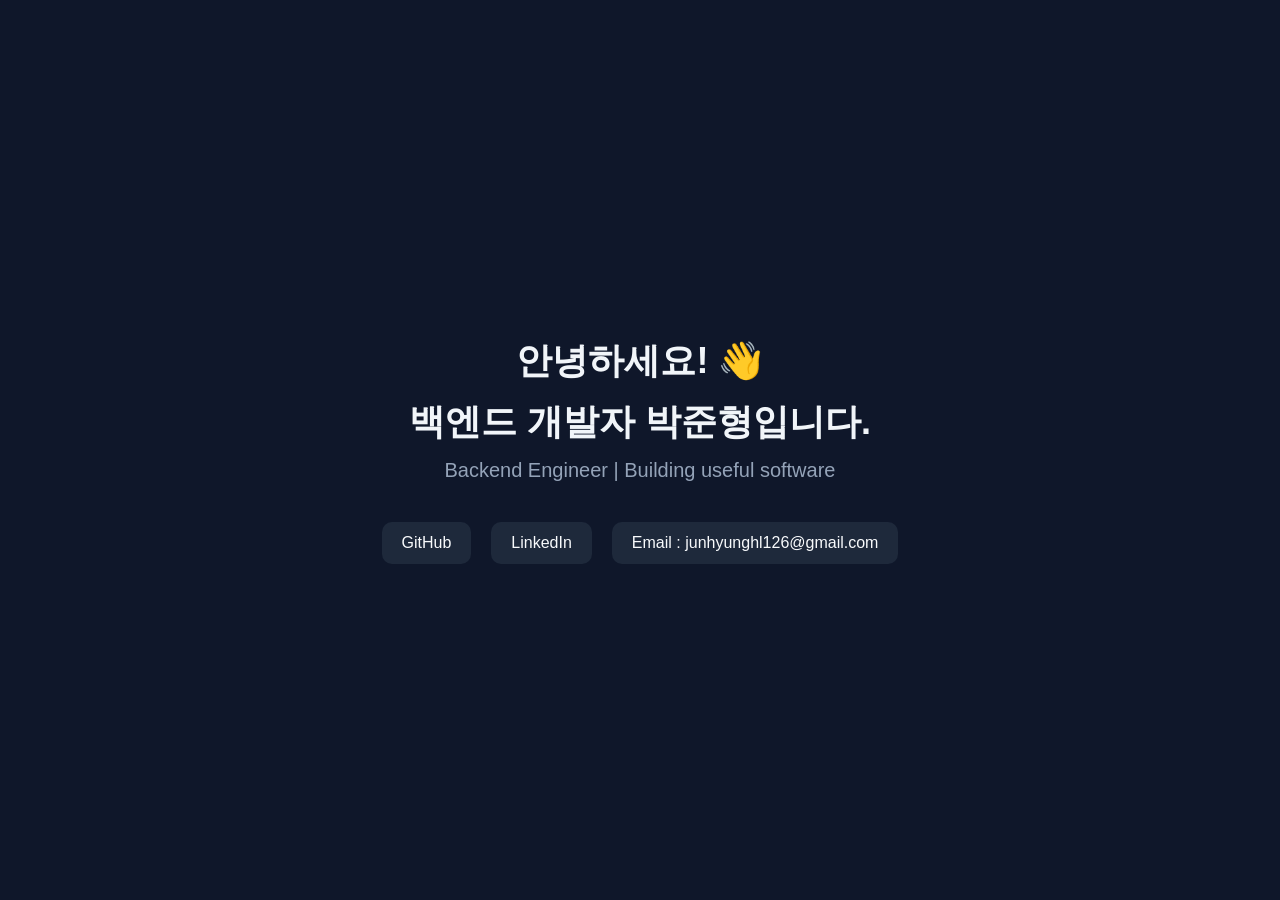
<file: index.html>
<!DOCTYPE html>
<html lang="ko">
<head>
  <meta charset="UTF-8">
  <meta name="viewport" content="width=device-width, initial-scale=1.0">
  <title>박준형 | Backend Developer</title>
  <link rel="stylesheet" href="style.css">
</head>

<body>

<div class="container">

  <h1>안녕하세요! 👋</h1>
  <h1>백엔드 개발자 박준형입니다.</h1>

  <p class="subtitle">
    Backend Engineer | Building useful software
  </p>

  <div class="links">

    <a class="link" href="https://github.com/HighandLight" target="_blank">
      GitHub
    </a>

    <a class="link" href="https://www.linkedin.com/in/parkjunhyung" target="_blank">
      LinkedIn
    </a>

    <span class="email">
      Email : junhyunghl126@gmail.com
    </span>

  </div>

</div>

</body>
</html>
</file>
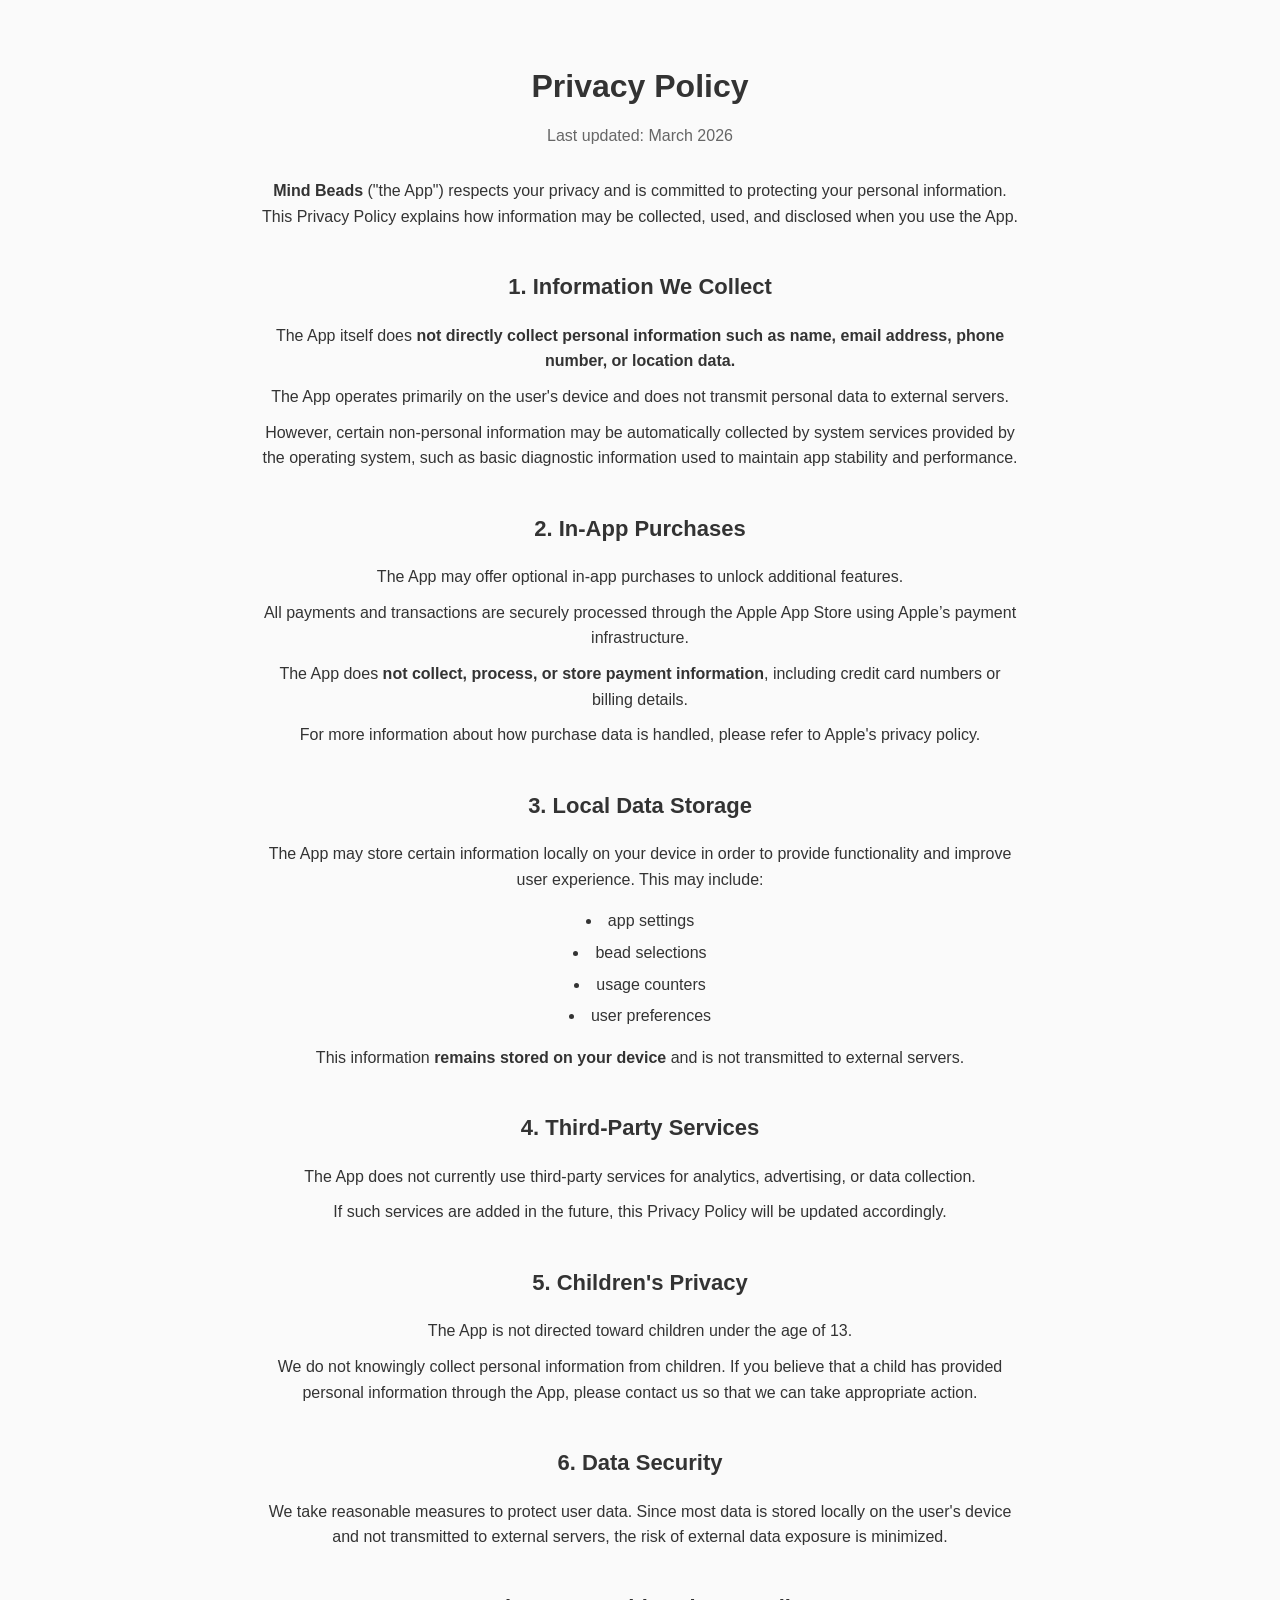
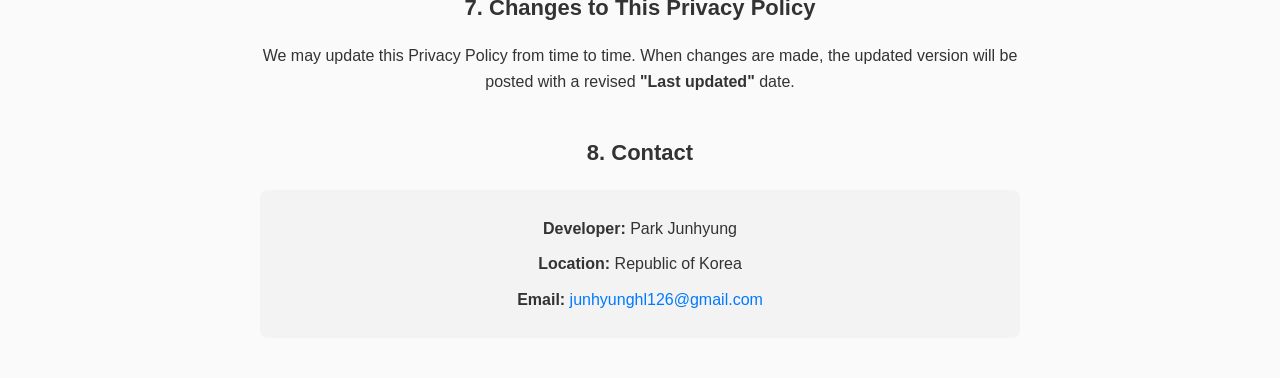
<file: mindBeads/privacy/index.html>
<!DOCTYPE html>
<html lang="en">
<head>
  <meta charset="UTF-8">
  <title>Privacy Policy | Mind Beads(한알한알)</title>
  <meta name="viewport" content="width=device-width, initial-scale=1">
  <link rel="stylesheet" href="style.css">
</head>

<body>

<h1>Privacy Policy</h1>
<p class="date">Last updated: March 2026</p>

<p>
<strong>Mind Beads</strong> ("the App") respects your privacy and is committed to protecting your personal information. 
This Privacy Policy explains how information may be collected, used, and disclosed when you use the App.
</p>

<h2>1. Information We Collect</h2>

<p>
The App itself does <strong>not directly collect personal information such as name, email address, phone number, or location data.</strong>
</p>

<p>
The App operates primarily on the user's device and does not transmit personal data to external servers.
</p>

<p>
However, certain non-personal information may be automatically collected by system services provided by the operating system, 
such as basic diagnostic information used to maintain app stability and performance.
</p>

<h2>2. In-App Purchases</h2>

<p>
The App may offer optional in-app purchases to unlock additional features.
</p>

<p>
All payments and transactions are securely processed through the Apple App Store using Apple’s payment infrastructure.
</p>

<p>
The App does <strong>not collect, process, or store payment information</strong>, including credit card numbers or billing details.
</p>

<p>
For more information about how purchase data is handled, please refer to Apple's privacy policy.
</p>

<h2>3. Local Data Storage</h2>

<p>
The App may store certain information locally on your device in order to provide functionality and improve user experience.
This may include:
</p>

<ul>
<li>app settings</li>
<li>bead selections</li>
<li>usage counters</li>
<li>user preferences</li>
</ul>

<p>
This information <strong>remains stored on your device</strong> and is not transmitted to external servers.
</p>

<h2>4. Third-Party Services</h2>

<p>
The App does not currently use third-party services for analytics, advertising, or data collection.
</p>

<p>
If such services are added in the future, this Privacy Policy will be updated accordingly.
</p>

<h2>5. Children's Privacy</h2>

<p>
The App is not directed toward children under the age of 13.
</p>

<p>
We do not knowingly collect personal information from children. If you believe that a child has provided personal information through the App,
please contact us so that we can take appropriate action.
</p>

<h2>6. Data Security</h2>

<p>
We take reasonable measures to protect user data. Since most data is stored locally on the user's device and not transmitted to external servers,
the risk of external data exposure is minimized.
</p>

<h2>7. Changes to This Privacy Policy</h2>

<p>
We may update this Privacy Policy from time to time. When changes are made, the updated version will be posted with a revised
<strong>"Last updated"</strong> date.
</p>

<h2>8. Contact</h2>

<div class="contact">
<p><strong>Developer:</strong> Park Junhyung</p>
<p><strong>Location:</strong> Republic of Korea</p>
<p><strong>Email:</strong> <a href="mailto:junhyunghl126@gmail.com">junhyunghl126@gmail.com</a></p>
</div>

</body>
</html>
</file>
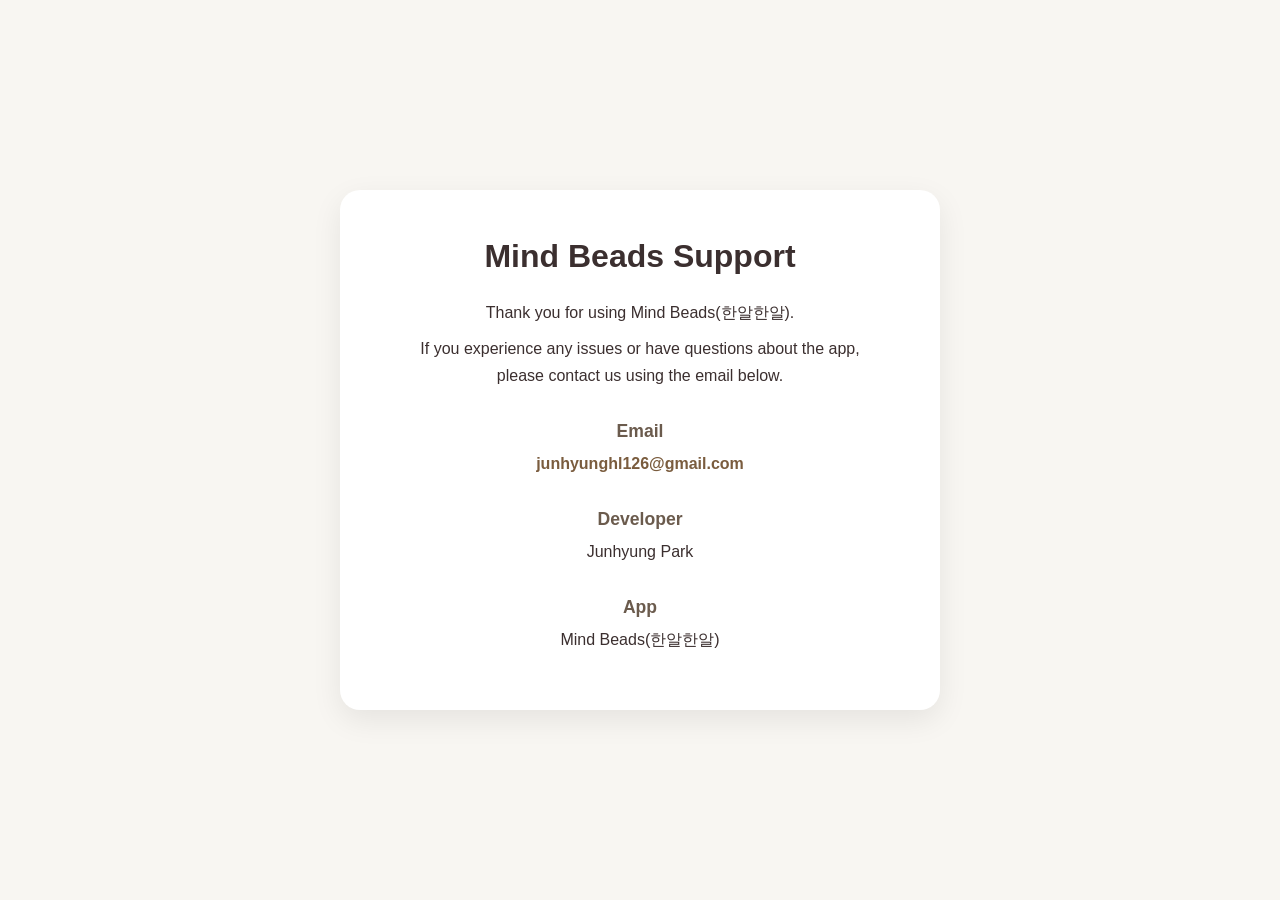
<file: mindBeads/support/index.html>
<!DOCTYPE html>
<html lang="en">
<head>
  <meta charset="UTF-8" />
  <meta name="viewport" content="width=device-width, initial-scale=1.0" />
  <title>Mind Beads Support</title>
  <link rel="stylesheet" href="style.css">
</head>
<body>
  <div class="container">
    <h1>Mind Beads Support</h1>

    <p>Thank you for using Mind Beads(한알한알).</p>
    <p>
      If you experience any issues or have questions about the app,<br />
      please contact us using the email below.
    </p>

    <h2>Email</h2>
    <p><a href="mailto:junhyunghl126@gmail.com">junhyunghl126@gmail.com</a></p>

    <h2>Developer</h2>
    <p>Junhyung Park</p>

    <h2>App</h2>
    <p>Mind Beads(한알한알)</p>
  </div>
</body>
</html>
</file>
<file: style.css>
* {
  margin: 0;
  padding: 0;
  box-sizing: border-box;
}

body {
  font-family: -apple-system, BlinkMacSystemFont, "Segoe UI", Roboto, sans-serif;
  background: #0f172a;
  color: #f1f5f9;
  height: 100vh;
  display: flex;
  align-items: center;
  justify-content: center;
}

.container {
  text-align: center;
  max-width: 600px;
}

h1 {
  font-size: 36px;
  margin-bottom: 12px;
}

.subtitle {
  font-size: 20px;
  color: #94a3b8;
  margin-bottom: 40px;
}

.links {
  display: flex;
  justify-content: center;
  gap: 20px;
}

.link {
  text-decoration: none;
  padding: 12px 20px;
  border-radius: 10px;
  background: #1e293b;
  color: #f8fafc;
  font-size: 16px;
  transition: all 0.2s ease;
}

.email {
  padding: 12px 20px;
  border-radius: 10px;
  background: #1e293b;
  color: #f8fafc;
  font-size: 16px;
}

.link:hover {
  background: #334155;
  transform: translateY(-2px);
}
</file>
<file: mindBeads/privacy/style.css>
body {
    font-family: -apple-system, BlinkMacSystemFont, "Segoe UI", Roboto, sans-serif;
    line-height: 1.6;
    max-width: 760px;
    margin: auto;
    padding: 40px 20px;
    color: #333;
    background: #fafafa;

    text-align: center;
  }

  h1 {
    font-size: 32px;
    margin-bottom: 10px;
  }

  h2 {
    margin-top: 40px;
    font-size: 22px;
  }

  p {
    margin: 10px 0;
  }

  ul {
    padding-left: 0;
    list-style-position: inside;
  }

  li {
    margin: 6px 0;
  }

  .date {
    color: #666;
    margin-bottom: 30px;
  }

  .contact {
    margin-top: 20px;
    background: #f3f3f3;
    padding: 16px;
    border-radius: 8px;
  }

  a {
    color: #007aff;
    text-decoration: none;
  }

  a:hover {
    text-decoration: underline;
  }
</file>
<file: mindBeads/support/style.css>
* {
    box-sizing: border-box;
  }

  body {
    margin: 0;
    min-height: 100vh;
    display: flex;
    justify-content: center;
    align-items: center;
    background: #f8f6f2;
    font-family: -apple-system, BlinkMacSystemFont, "Segoe UI", Roboto, sans-serif;
    color: #3b2f2f;
    text-align: center;
    padding: 24px;
  }

  .container {
    max-width: 600px;
    width: 100%;
    background: white;
    padding: 48px 32px;
    border-radius: 20px;
    box-shadow: 0 10px 30px rgba(0, 0, 0, 0.08);
  }

  h1 {
    margin: 0 0 24px;
    font-size: 2rem;
  }

  h2 {
    margin-top: 32px;
    margin-bottom: 8px;
    font-size: 1.1rem;
    color: #6b5b4d;
  }

  p {
    margin: 8px 0;
    line-height: 1.7;
    font-size: 1rem;
  }

  a {
    color: #7a5c3e;
    text-decoration: none;
    font-weight: 600;
  }

  a:hover {
    text-decoration: underline;
  }
</file>
